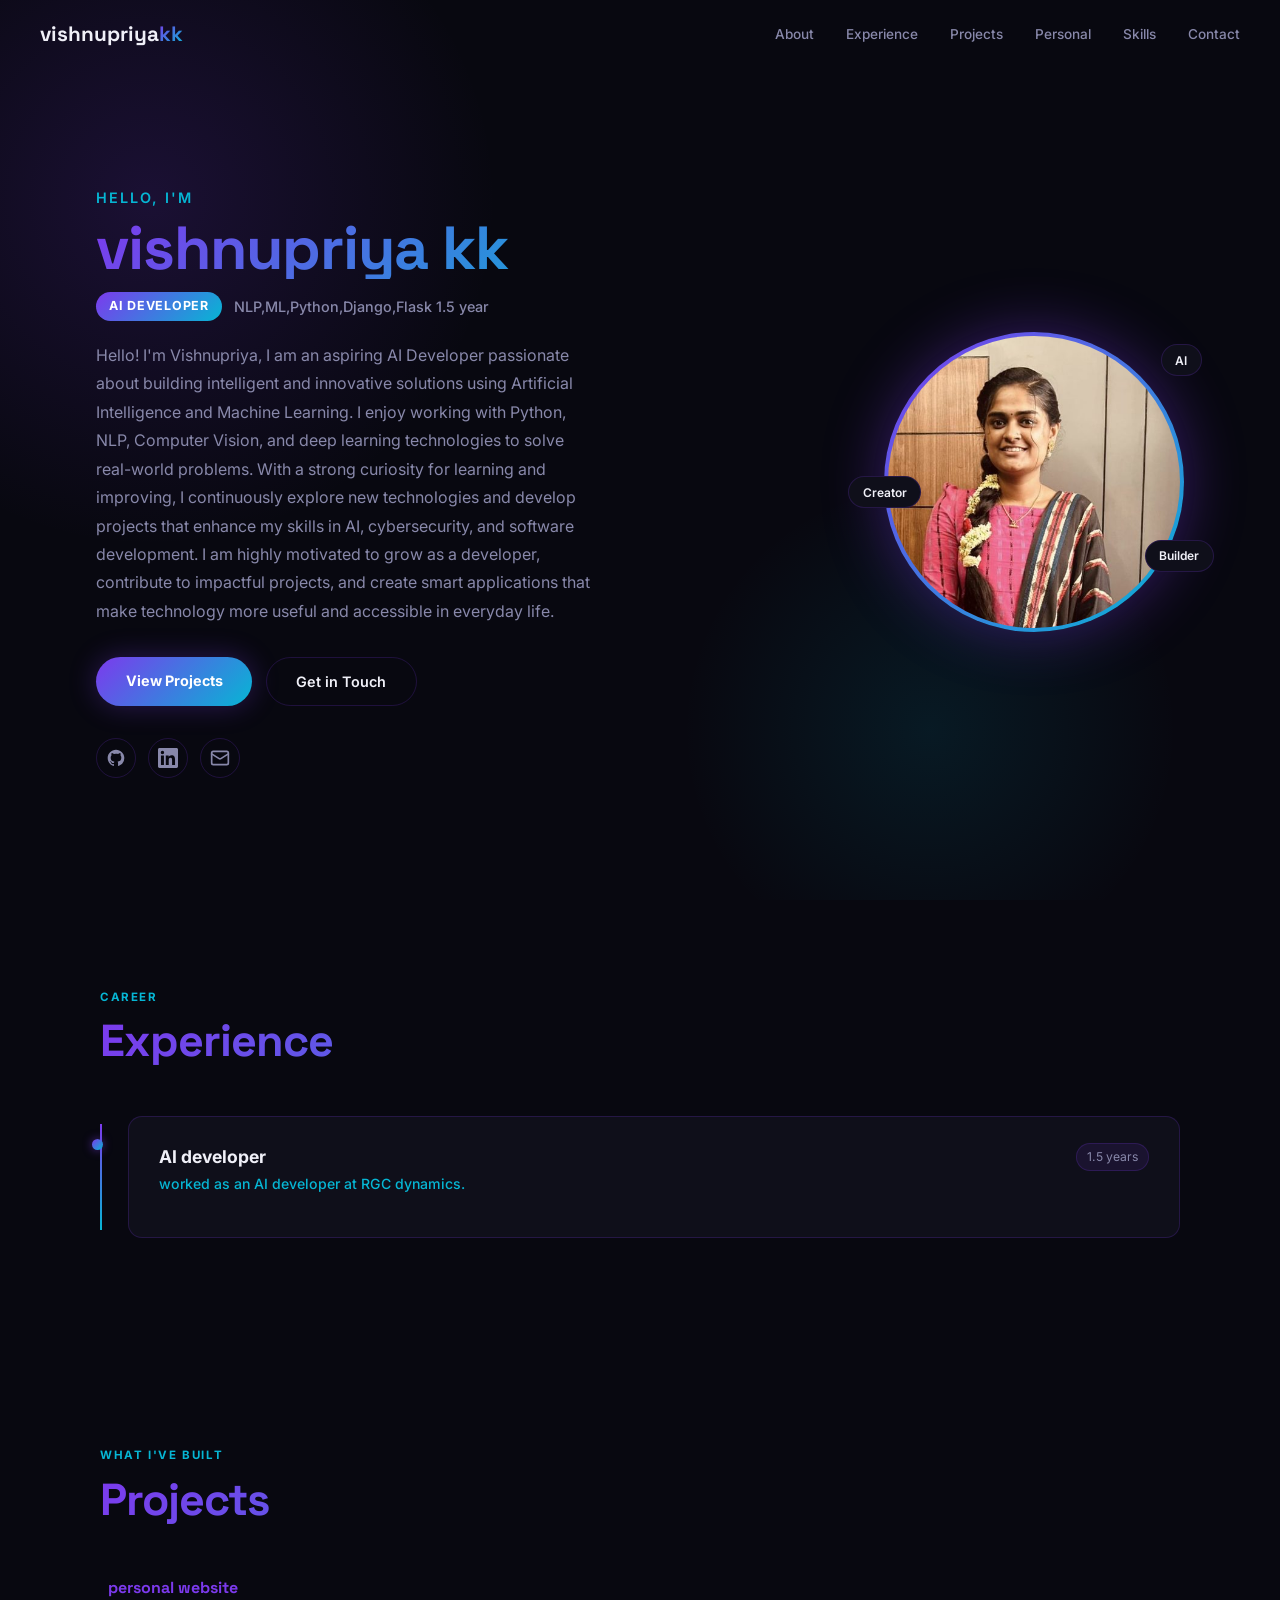
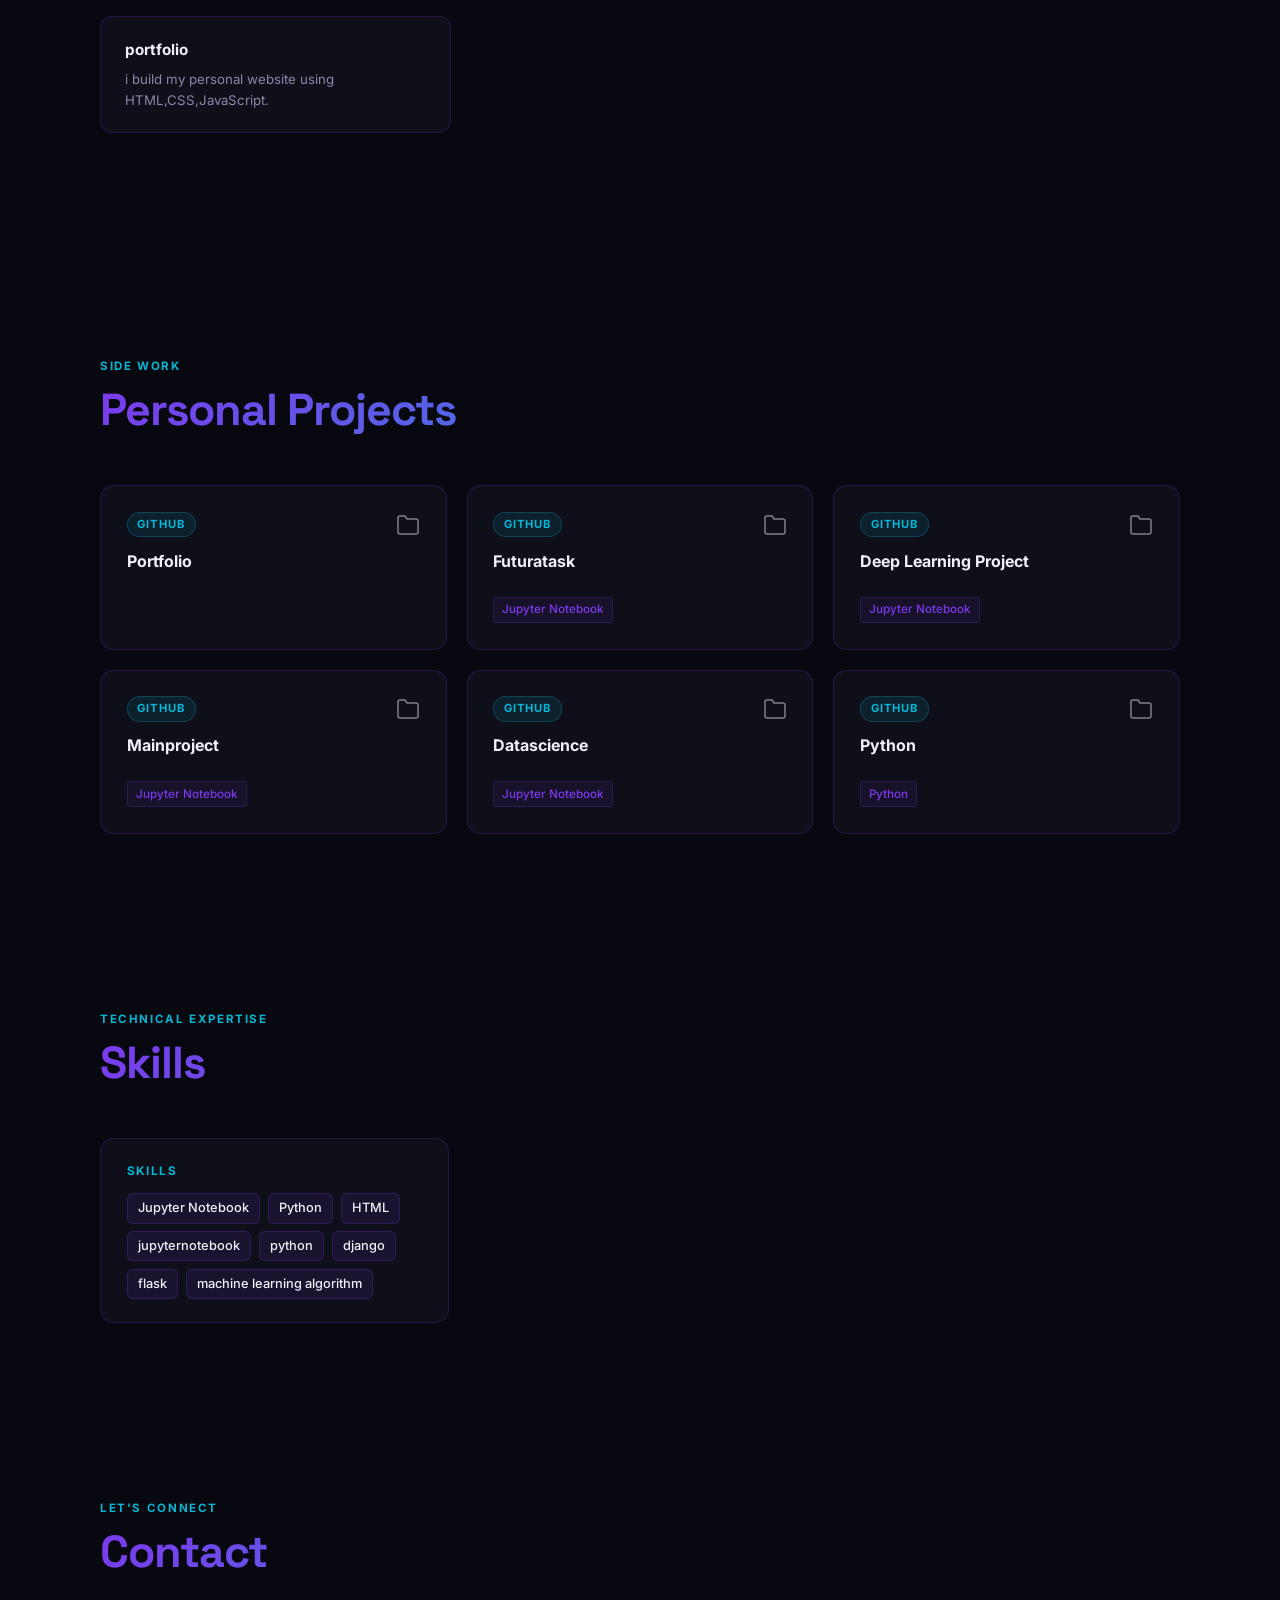
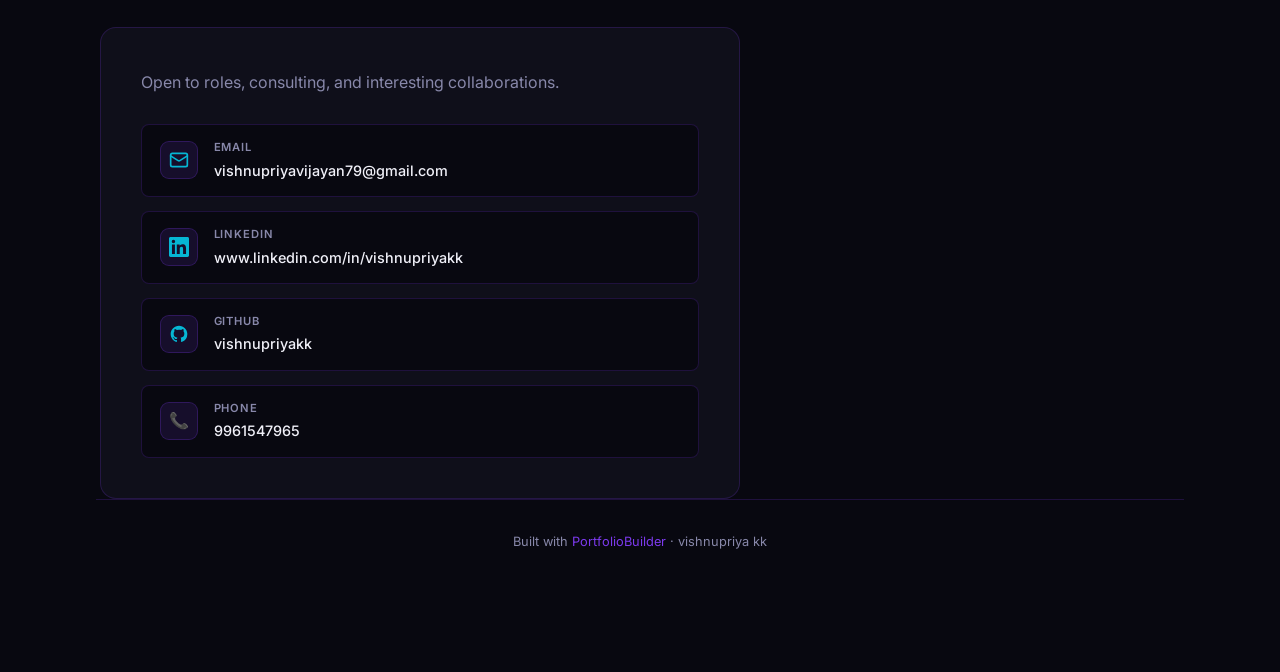
<file: index.html>
<!DOCTYPE html>
<html lang="en">
<head>
<meta charset="UTF-8"/><meta name="viewport" content="width=device-width,initial-scale=1.0"/>
<meta name="description" content="vishnupriya kk — AI Developer"/>
<title>vishnupriya kk | AI Developer</title>
<link rel="preconnect" href="https://fonts.googleapis.com"/>
<link rel="preconnect" href="https://fonts.gstatic.com" crossorigin/>
<link href="https://fonts.googleapis.com/css2?family=Space+Grotesk:wght@300;400;500;600;700;900&family=Inter:wght@300;400;500;600;700;900&display=swap" rel="stylesheet"/>
<link rel="stylesheet" href="style.css"/>
<style>
/* user size overrides */
.hero-name,.sb-name,.gl-name{font-size:3.8rem!important;letter-spacing:-1px!important}
.hero-title,.sb-title,.hero-label{font-size:1.25rem!important}
.summary,.summary-text,.hero-summary,.gl-summary,.bt-summary-text,.hero-string{font-size:1rem!important}
.hero-photo,.sb-photo,.hero-avatar,.gl-photo,.gl-photo-wrap{width:300px!important;height:300px!important}
.blob-frame{width:100%!important}
</style>
<style>html,body{min-height:100vh}::-webkit-scrollbar{display:none}*{scrollbar-width:none;-ms-overflow-style:none}</style>
</head>
<body>
<nav id="nav">
  <a href="#about" class="nav-logo">vishnupriya<span>kk</span></a>
  <ul class="nav-links"><li><a href="#about">About</a></li><li><a href="#experience">Experience</a></li><li><a href="#projects">Projects</a></li><li><a href="#personal">Personal</a></li><li><a href="#skills">Skills</a></li><li><a href="#contact">Contact</a></li></ul>
</nav>

<section class="hero" id="about">
  <div class="glow1"></div><div class="glow2"></div>
  <div class="hero-text">
    <p class="greeting">Hello, I'm</p>
    <h1 class="hero-name">vishnupriya kk</h1>
    <div class="badge-row"><span class="badge">AI Developer</span><span class="subtitle">NLP,ML,Python,Django,Flask  1.5 year </span></div>
    <p class="summary">Hello! I&#39;m Vishnupriya, I am an aspiring AI Developer passionate about building intelligent and innovative solutions using Artificial Intelligence and Machine Learning. I enjoy working with Python, NLP, Computer Vision, and deep learning technologies to solve real-world problems. With a strong curiosity for learning and improving, I continuously explore new technologies and develop projects that enhance my skills in AI, cybersecurity, and software development. I am highly motivated to grow as a developer, contribute to impactful projects, and create smart applications that make technology more useful and accessible in everyday life.</p>
    <div class="cta"><a href="#projects" class="btn-p">View Projects</a><a href="#contact" class="btn-s">Get in Touch</a></div>
    <div class="socials">
      <a href="https://github.com/vishnupriyakk" target="_blank"><svg width="20" height="20" viewBox="0 0 24 24" fill="currentColor"><path d="M12 2C6.477 2 2 6.484 2 12.017c0 4.425 2.865 8.18 6.839 9.504.5.092.682-.217.682-.483 0-.237-.008-.868-.013-1.703-2.782.605-3.369-1.343-3.369-1.343-.454-1.158-1.11-1.466-1.11-1.466-.908-.62.069-.608.069-.608 1.003.07 1.531 1.032 1.531 1.032.892 1.53 2.341 1.088 2.91.832.092-.647.35-1.088.636-1.338-2.22-.253-4.555-1.113-4.555-4.951 0-1.093.39-1.988 1.029-2.688-.103-.253-.446-1.272.098-2.65 0 0 .84-.27 2.75 1.026A9.564 9.564 0 0112 6.844c.85.004 1.705.115 2.504.337 1.909-1.296 2.747-1.027 2.747-1.027.546 1.379.202 2.398.1 2.651.64.7 1.028 1.595 1.028 2.688 0 3.848-2.339 4.695-4.566 4.943.359.309.678.92.678 1.855 0 1.338-.012 2.419-.012 2.747 0 .268.18.58.688.482A10.019 10.019 0 0022 12.017C22 6.484 17.522 2 12 2z"/></svg></a>
      <a href="www.linkedin.com/in/vishnupriyakk" target="_blank"><svg width="20" height="20" viewBox="0 0 24 24" fill="currentColor"><path d="M20.447 20.452h-3.554v-5.569c0-1.328-.027-3.037-1.852-3.037-1.853 0-2.136 1.445-2.136 2.939v5.667H9.351V9h3.414v1.561h.046c.477-.9 1.637-1.85 3.37-1.85 3.601 0 4.267 2.37 4.267 5.455v6.286zM5.337 7.433a2.062 2.062 0 01-2.063-2.065 2.064 2.064 0 112.063 2.065zm1.782 13.019H3.555V9h3.564v11.452zM22.225 0H1.771C.792 0 0 .774 0 1.729v20.542C0 23.227.792 24 1.771 24h20.451C23.2 24 24 23.227 24 22.271V1.729C24 .774 23.2 0 22.222 0h.003z"/></svg></a>
      <a href="mailto:vishnupriyavijayan79@gmail.com"><svg width="20" height="20" viewBox="0 0 24 24" fill="none" stroke="currentColor" stroke-width="2" stroke-linecap="round" stroke-linejoin="round"><rect x="2" y="4" width="20" height="16" rx="2"/><path d="m22 7-8.97 5.7a1.94 1.94 0 0 1-2.06 0L2 7"/></svg></a>
    </div>
  </div>
  <div class="hero-photo">
    <div class="blob-frame"><img src="[data-uri]"  alt="vishnupriya kk"/></div>
    <div class="chip" style="--d:0s;top:4%;right:-6%">AI</div>
    <div class="chip" style="--d:.6s;bottom:20%;right:-10%">Builder</div>
    <div class="chip" style="--d:1.1s;top:48%;left:-12%">Creator</div>
  </div>
</section>

<section id="experience"><div class="container"><p class="sec-label">career</p><h2 class="sec-title">Experience</h2><div class="timeline">
    <div class="tl-item"><div class="tl-dot"></div>
    <div class="exp-card">
      <div class="exp-head">
        <div><div class="exp-role">AI developer</div><div class="exp-co">worked as an AI developer at RGC dynamics.</div></div>
        <span class="exp-period">1.5 years</span>
      </div>
      <ul class="exp-list"></ul>
    </div></div></div></div></section><section id="projects"><div class="container"><p class="sec-label">what I've built</p><h2 class="sec-title">Projects</h2>
    <div class="proj-group">
      <div class="proj-cat" style="color:#7c3aed"><span class="proj-cat-dot" style="background:#7c3aed"></span>personal website</div>
      <div class="proj-grid"><div class="proj-card" onmouseenter="this.style.borderColor='#7c3aed'" onmouseleave="this.style.borderColor=''"><div class="proj-name">portfolio</div><div class="proj-desc">i  build my personal website using HTML,CSS,JavaScript.</div></div></div>
    </div></div></section><section id="personal"><div class="container"><p class="sec-label">side work</p><h2 class="sec-title">Personal Projects</h2><div class="pp-grid">
    <div class="pp-card">
      <div class="pp-top"><span class="pp-status">GitHub</span><svg width="24" height="24" viewBox="0 0 24 24" fill="none" stroke="currentColor" stroke-width="1.5" style="opacity:.5"><path d="M22 19a2 2 0 0 1-2 2H4a2 2 0 0 1-2-2V5a2 2 0 0 1 2-2h5l2 3h9a2 2 0 0 1 2 2z"/></svg></div>
      <div class="pp-title">Portfolio</div>
      <div class="pp-desc"> </div>
      <div class="pp-tags"></div>
    </div>
    <div class="pp-card">
      <div class="pp-top"><span class="pp-status">GitHub</span><svg width="24" height="24" viewBox="0 0 24 24" fill="none" stroke="currentColor" stroke-width="1.5" style="opacity:.5"><path d="M22 19a2 2 0 0 1-2 2H4a2 2 0 0 1-2-2V5a2 2 0 0 1 2-2h5l2 3h9a2 2 0 0 1 2 2z"/></svg></div>
      <div class="pp-title">Futuratask</div>
      <div class="pp-desc"></div>
      <div class="pp-tags"><span class="pp-tag">Jupyter Notebook</span></div>
    </div>
    <div class="pp-card">
      <div class="pp-top"><span class="pp-status">GitHub</span><svg width="24" height="24" viewBox="0 0 24 24" fill="none" stroke="currentColor" stroke-width="1.5" style="opacity:.5"><path d="M22 19a2 2 0 0 1-2 2H4a2 2 0 0 1-2-2V5a2 2 0 0 1 2-2h5l2 3h9a2 2 0 0 1 2 2z"/></svg></div>
      <div class="pp-title">Deep Learning Project</div>
      <div class="pp-desc"></div>
      <div class="pp-tags"><span class="pp-tag">Jupyter Notebook</span></div>
    </div>
    <div class="pp-card">
      <div class="pp-top"><span class="pp-status">GitHub</span><svg width="24" height="24" viewBox="0 0 24 24" fill="none" stroke="currentColor" stroke-width="1.5" style="opacity:.5"><path d="M22 19a2 2 0 0 1-2 2H4a2 2 0 0 1-2-2V5a2 2 0 0 1 2-2h5l2 3h9a2 2 0 0 1 2 2z"/></svg></div>
      <div class="pp-title">Mainproject</div>
      <div class="pp-desc"></div>
      <div class="pp-tags"><span class="pp-tag">Jupyter Notebook</span></div>
    </div>
    <div class="pp-card">
      <div class="pp-top"><span class="pp-status">GitHub</span><svg width="24" height="24" viewBox="0 0 24 24" fill="none" stroke="currentColor" stroke-width="1.5" style="opacity:.5"><path d="M22 19a2 2 0 0 1-2 2H4a2 2 0 0 1-2-2V5a2 2 0 0 1 2-2h5l2 3h9a2 2 0 0 1 2 2z"/></svg></div>
      <div class="pp-title">Datascience</div>
      <div class="pp-desc"></div>
      <div class="pp-tags"><span class="pp-tag">Jupyter Notebook</span></div>
    </div>
    <div class="pp-card">
      <div class="pp-top"><span class="pp-status">GitHub</span><svg width="24" height="24" viewBox="0 0 24 24" fill="none" stroke="currentColor" stroke-width="1.5" style="opacity:.5"><path d="M22 19a2 2 0 0 1-2 2H4a2 2 0 0 1-2-2V5a2 2 0 0 1 2-2h5l2 3h9a2 2 0 0 1 2 2z"/></svg></div>
      <div class="pp-title">Python</div>
      <div class="pp-desc"></div>
      <div class="pp-tags"><span class="pp-tag">Python</span></div>
    </div></div></div></section><section id="skills"><div class="container"><p class="sec-label">technical expertise</p><h2 class="sec-title">Skills</h2><div class="skills-grid">
    <div class="sk-group"><div class="sk-label">Skills</div>
    <div class="sk-tags"><span class="sk-tag">Jupyter Notebook</span><span class="sk-tag">Python</span><span class="sk-tag">HTML</span><span class="sk-tag">jupyternotebook</span><span class="sk-tag">python</span><span class="sk-tag">django</span><span class="sk-tag">flask</span><span class="sk-tag">machine learning algorithm</span></div></div></div></div></section>

<section id="contact"><div class="container">
  <p class="sec-label">let's connect</p><h2 class="sec-title">Contact</h2>
  <div class="contact-box">
    <p class="contact-lead">Open to roles, consulting, and interesting collaborations.</p>
    <div class="contact-list">
      <a href="mailto:vishnupriyavijayan79@gmail.com" class="c-link"><span class="c-icon"><svg width="20" height="20" viewBox="0 0 24 24" fill="none" stroke="currentColor" stroke-width="2" stroke-linecap="round" stroke-linejoin="round"><rect x="2" y="4" width="20" height="16" rx="2"/><path d="m22 7-8.97 5.7a1.94 1.94 0 0 1-2.06 0L2 7"/></svg></span><div><div class="c-lbl">Email</div><div class="c-val">vishnupriyavijayan79@gmail.com</div></div></a>
      <a href="www.linkedin.com/in/vishnupriyakk" target="_blank" class="c-link"><span class="c-icon"><svg width="20" height="20" viewBox="0 0 24 24" fill="currentColor"><path d="M20.447 20.452h-3.554v-5.569c0-1.328-.027-3.037-1.852-3.037-1.853 0-2.136 1.445-2.136 2.939v5.667H9.351V9h3.414v1.561h.046c.477-.9 1.637-1.85 3.37-1.85 3.601 0 4.267 2.37 4.267 5.455v6.286zM5.337 7.433a2.062 2.062 0 01-2.063-2.065 2.064 2.064 0 112.063 2.065zm1.782 13.019H3.555V9h3.564v11.452zM22.225 0H1.771C.792 0 0 .774 0 1.729v20.542C0 23.227.792 24 1.771 24h20.451C23.2 24 24 23.227 24 22.271V1.729C24 .774 23.2 0 22.222 0h.003z"/></svg></span><div><div class="c-lbl">LinkedIn</div><div class="c-val">www.linkedin.com/in/vishnupriyakk</div></div></a>
      <a href="https://github.com/vishnupriyakk" target="_blank" class="c-link"><span class="c-icon"><svg width="20" height="20" viewBox="0 0 24 24" fill="currentColor"><path d="M12 2C6.477 2 2 6.484 2 12.017c0 4.425 2.865 8.18 6.839 9.504.5.092.682-.217.682-.483 0-.237-.008-.868-.013-1.703-2.782.605-3.369-1.343-3.369-1.343-.454-1.158-1.11-1.466-1.11-1.466-.908-.62.069-.608.069-.608 1.003.07 1.531 1.032 1.531 1.032.892 1.53 2.341 1.088 2.91.832.092-.647.35-1.088.636-1.338-2.22-.253-4.555-1.113-4.555-4.951 0-1.093.39-1.988 1.029-2.688-.103-.253-.446-1.272.098-2.65 0 0 .84-.27 2.75 1.026A9.564 9.564 0 0112 6.844c.85.004 1.705.115 2.504.337 1.909-1.296 2.747-1.027 2.747-1.027.546 1.379.202 2.398.1 2.651.64.7 1.028 1.595 1.028 2.688 0 3.848-2.339 4.695-4.566 4.943.359.309.678.92.678 1.855 0 1.338-.012 2.419-.012 2.747 0 .268.18.58.688.482A10.019 10.019 0 0022 12.017C22 6.484 17.522 2 12 2z"/></svg></span><div><div class="c-lbl">GitHub</div><div class="c-val">vishnupriyakk</div></div></a>
      <div class="c-link" style="cursor:default"><span class="c-icon">📞</span><div><div class="c-lbl">Phone</div><div class="c-val">9961547965</div></div></div>
    </div>
  </div>
</div>
<footer>Built with <a href="https://portfoliobuilder.app" style="color:var(--accent)">PortfolioBuilder</a> · vishnupriya kk</footer>
</section>

<script>const nav=document.getElementById('nav');window.addEventListener('scroll',()=>nav.classList.toggle('scrolled',scrollY>40))</script><script>
// Smooth scroll for anchor links
document.addEventListener('click',function(e){
  var a=e.target.closest('a[href^="#"]');
  if(!a)return;
  var id=a.getAttribute('href').slice(1);
  var el=document.getElementById(id);
  if(el){e.preventDefault();el.scrollIntoView({behavior:'smooth'});}
});

// Click-to-edit: only active inside builder iframe
if(window.self!==window.top){(function(){
  var TAB={about:'hero',experience:'experience',projects:'projects',personal:'personal',skills:'skills',contact:'hero'};
  var LABEL={hero:'👤 Edit Profile',experience:'💼 Edit Experience',projects:'📁 Edit Projects',personal:'⚡ Edit Personal Projects',skills:'🛠 Edit Skills',custom:'✚ Edit Section'};

  Object.keys(TAB).forEach(function(id){var el=document.getElementById(id);if(el)el.dataset.edit=TAB[id];});
  document.querySelectorAll('[id^="custom-"]').forEach(function(el){el.dataset.edit='custom';});
  var nav=document.querySelector('nav');if(nav)nav.dataset.edit='hero';

  var s=document.createElement('style');
  s.textContent='[data-edit]{cursor:pointer!important;transition:outline .12s!important}[data-edit]:hover{outline:2px dashed rgba(124,58,237,.65)!important;outline-offset:5px!important;border-radius:4px!important}';
  document.head.appendChild(s);

  var tip=document.createElement('div');
  tip.style.cssText='position:fixed;left:0;top:0;background:#7c3aed;color:#fff;padding:5px 13px;border-radius:8px;font:700 12px/1.4 system-ui,sans-serif;pointer-events:none;opacity:0;transition:opacity .15s;z-index:99999;white-space:nowrap;box-shadow:0 4px 14px rgba(0,0,0,.35);letter-spacing:.02em';
  document.body.appendChild(tip);

  var _cur=null;
  document.addEventListener('mouseover',function(e){
    var el=e.target.closest('[data-edit]');
    if(el===_cur)return;
    _cur=el;
    if(!el){tip.style.opacity='0';return;}
    tip.textContent=LABEL[el.dataset.edit]||'✏ Edit';
    tip.style.opacity='1';
  });
  document.addEventListener('mousemove',function(e){
    tip.style.transform='translate('+(e.clientX+14)+'px,'+(e.clientY-38)+'px)';
  });
  document.addEventListener('mouseleave',function(){tip.style.opacity='0';_cur=null;});

  document.addEventListener('dblclick',function(e){
    if(e.target.closest('a[href^="#"]'))return;
    var el=e.target.closest('[data-edit]');
    var tab=el?el.dataset.edit:null;
    if(!tab){var sec=e.target.closest('section,.hero');if(sec)tab=TAB[sec.id]||null;}
    if(!tab)return;
    e.preventDefault();e.stopPropagation();
    window.parent.postMessage({type:'navigate',tab:tab},'*');
  },true);

  var _lastTap=0,_lastTarget=null;
  document.addEventListener('touchend',function(e){
    var now=Date.now();
    var el=e.target.closest('[data-edit]')||e.target.closest('section,.hero');
    if(el&&el===_lastTarget&&now-_lastTap<350){
      var tab=el.dataset.edit||(el.id?TAB[el.id]:null);
      if(tab){e.preventDefault();window.parent.postMessage({type:'navigate',tab:tab},'*');}
      _lastTap=0;_lastTarget=null;
    } else {
      _lastTap=now;_lastTarget=el;
    }
  },true);
})();}
</script></body>
</html>
</file>
<file: style.css>
*,*::before,*::after{box-sizing:border-box;margin:0;padding:0}
:root{--bg:#080810;--bg-card:#0f0f1a;--accent:#7c3aed;--accent2:#06b6d4;--text:#f0f0f8;--text-muted:#8888aa;--border:rgba(124,58,237,0.2);--bg:#080810;--bg-card:#0f0f1a;--accent:#7c3aed;--accent2:#06b6d4;--text:#f0f0f8;--text-muted:#8888aa;--border:rgba(124,58,237,0.2)}
html{scroll-behavior:smooth}
body{background:var(--bg);color:var(--text);font-family:'Inter',sans-serif;line-height:1.6;overflow-x:hidden}
h1,h2,h3,h4{font-family:'Space Grotesk',sans-serif;line-height:1.2}
a{color:inherit;text-decoration:none}
::selection{background:var(--accent);color:#fff}
::-webkit-scrollbar{width:5px}::-webkit-scrollbar-thumb{background:var(--accent);border-radius:3px}

nav{position:fixed;top:0;left:0;right:0;z-index:100;display:flex;align-items:center;justify-content:space-between;padding:1.1rem 2.5rem;transition:background .3s,box-shadow .3s}
nav.scrolled{background:rgba(8,8,16,.88);backdrop-filter:blur(14px);box-shadow:0 1px 0 var(--border)}
.nav-logo{font-size:1.3rem;font-weight:700;font-family:'Space Grotesk',sans-serif}
.nav-logo span{background:linear-gradient(135deg,var(--accent),var(--accent2));-webkit-background-clip:text;-webkit-text-fill-color:transparent}
.nav-links{display:flex;gap:2rem;list-style:none}
.nav-links a{font-size:.85rem;font-weight:500;color:var(--text-muted);transition:color .2s}
.nav-links a:hover{color:var(--text)}

.hero{min-height:100vh;display:flex;align-items:center;justify-content:space-between;gap:3rem;padding:8rem 6rem 4rem;position:relative;overflow:hidden}
.glow1{position:absolute;width:700px;height:700px;border-radius:50%;background:radial-gradient(circle,rgba(var(--glow1,124,58,237),.16) 0%,transparent 70%);top:-150px;left:-200px;pointer-events:none}
.glow2{position:absolute;width:500px;height:500px;border-radius:50%;background:radial-gradient(circle,rgba(var(--glow2,6,182,212),.1) 0%,transparent 70%);bottom:-80px;right:100px;pointer-events:none}
.hero-text{flex:1;max-width:580px;position:relative;z-index:1}
.greeting{font-size:.9rem;letter-spacing:.14em;text-transform:uppercase;color:var(--accent2);font-weight:600;margin-bottom:.6rem}
.hero-name{font-size:clamp(2.8rem,5.5vw,4.8rem);font-weight:900;letter-spacing:-2px;background:linear-gradient(135deg,var(--accent),var(--accent2));-webkit-background-clip:text;-webkit-text-fill-color:transparent;margin-bottom:.8rem;line-height:1}
.badge-row{display:flex;align-items:center;gap:.75rem;flex-wrap:wrap;margin-bottom:1.25rem}
.badge{background:linear-gradient(135deg,var(--accent),var(--accent2));color:#fff;font-size:.78rem;font-weight:700;padding:.28rem .8rem;border-radius:999px;letter-spacing:.06em;text-transform:uppercase}
.subtitle{color:var(--text-muted);font-size:.9rem;font-weight:500}
.summary{color:var(--text-muted);font-size:1rem;line-height:1.78;margin-bottom:2rem;max-width:500px}
.cta{display:flex;gap:.85rem;flex-wrap:wrap;margin-bottom:2rem}
.btn-p{background:linear-gradient(135deg,var(--accent),var(--accent2));color:#fff;font-weight:700;font-size:.9rem;padding:.75rem 1.85rem;border-radius:999px;box-shadow:0 0 28px rgba(124,58,237,.3);transition:opacity .2s,transform .2s;display:inline-block}
.btn-p:hover{opacity:.86;transform:translateY(-2px)}
.btn-s{color:var(--text);font-weight:600;font-size:.9rem;padding:.75rem 1.85rem;border-radius:999px;border:1.5px solid var(--border);transition:border-color .2s,transform .2s;display:inline-block}
.btn-s:hover{border-color:var(--accent);transform:translateY(-2px)}
.socials{display:flex;gap:.75rem}
.socials a{display:flex;align-items:center;justify-content:center;width:40px;height:40px;border-radius:50%;border:1.5px solid var(--border);color:var(--text-muted);transition:color .2s,border-color .2s,transform .2s}
.socials a:hover{color:var(--text);border-color:var(--accent);transform:translateY(-3px)}

.hero-photo{position:relative;width:320px;height:320px;flex-shrink:0}
.blob-frame{width:100%;height:100%;border-radius:50%;padding:4px;background:linear-gradient(135deg,var(--accent),var(--accent2));box-shadow:0 0 60px color-mix(in srgb, var(--accent) 40%, transparent)}
.blob-frame img{width:100%;height:100%;object-fit:cover;object-position:top center;border-radius:50%}
.chip{position:absolute;background:var(--bg-card);border:1px solid var(--border);padding:.35rem .85rem;border-radius:999px;font-size:.75rem;font-weight:600;white-space:nowrap;animation:float 3s ease-in-out infinite;animation-delay:var(--d,0s)}
@keyframes float{0%,100%{transform:translateY(0)}50%{transform:translateY(-8px)}}

section{padding:5.5rem 6rem}
.container{max-width:1080px;margin:0 auto}
.sec-label{font-size:.72rem;font-weight:700;text-transform:uppercase;letter-spacing:.14em;color:var(--accent2);margin-bottom:.5rem}
.sec-title{font-size:clamp(1.8rem,3.5vw,2.8rem);font-weight:900;letter-spacing:-1px;background:linear-gradient(135deg,var(--accent),var(--accent2));-webkit-background-clip:text;-webkit-text-fill-color:transparent;margin-bottom:3rem}

.timeline{position:relative;padding-left:1.75rem}
.timeline::before{content:'';position:absolute;left:0;top:8px;bottom:8px;width:2px;background:linear-gradient(to bottom,var(--accent),var(--accent2))}
.tl-item{position:relative;margin-bottom:2rem}
.tl-dot{position:absolute;left:-2.25rem;top:1.4rem;width:11px;height:11px;border-radius:50%;background:linear-gradient(135deg,var(--accent),var(--accent2));box-shadow:0 0 10px color-mix(in srgb, var(--accent) 60%, transparent)}
.exp-card{background:var(--bg-card);border:1px solid var(--border);border-radius:14px;padding:1.6rem 1.85rem;transition:border-color .2s,transform .2s}
.exp-card:hover{border-color:color-mix(in srgb, var(--accent) 50%, transparent);transform:translateX(4px)}
.exp-head{display:flex;align-items:flex-start;justify-content:space-between;gap:1rem;flex-wrap:wrap;margin-bottom:1rem}
.exp-role{font-size:1.1rem;font-weight:700;margin-bottom:.15rem}
.exp-co{color:var(--accent2);font-weight:500;font-size:.88rem}
.exp-period{font-size:.76rem;color:var(--text-muted);background:rgba(124,58,237,.1);border:1px solid var(--border);padding:.2rem .65rem;border-radius:999px;white-space:nowrap}
.exp-list{list-style:none;display:flex;flex-direction:column;gap:.5rem}
.exp-list li{color:var(--text-muted);font-size:.9rem;line-height:1.65;padding-left:1rem;position:relative}
.exp-list li::before{content:'▸';position:absolute;left:0;color:var(--accent);font-size:.7rem;top:.18rem}

.proj-group{margin-bottom:3rem}
.proj-cat{display:flex;align-items:center;gap:.5rem;font-weight:700;font-size:1rem;margin-bottom:1rem;font-family:'Space Grotesk',sans-serif}
.proj-dot{width:9px;height:9px;border-radius:50%}
.proj-grid{display:grid;grid-template-columns:repeat(auto-fill,minmax(260px,1fr));gap:.85rem}
.proj-card{background:var(--bg-card);border:1px solid var(--border);border-radius:12px;padding:1.3rem 1.5rem;transition:transform .2s,box-shadow .2s}
.proj-card:hover{transform:translateY(-4px);box-shadow:0 8px 28px rgba(0,0,0,.3)}
.proj-name{font-size:.95rem;font-weight:700;margin-bottom:.4rem}
.proj-desc{font-size:.83rem;color:var(--text-muted);line-height:1.6}

.pp-grid{display:grid;grid-template-columns:repeat(auto-fill,minmax(300px,1fr));gap:1.25rem}
.pp-card{background:var(--bg-card);border:1px solid var(--border);border-radius:14px;padding:1.6rem;display:flex;flex-direction:column;gap:.7rem;transition:border-color .2s,transform .25s}
.pp-card:hover{border-color:color-mix(in srgb, var(--accent) 50%, transparent);transform:translateY(-5px)}
.pp-top{display:flex;justify-content:space-between;align-items:center}
.pp-status{font-size:.7rem;font-weight:700;text-transform:uppercase;letter-spacing:.1em;color:var(--accent2);background:rgba(6,182,212,.1);border:1px solid rgba(6,182,212,.25);padding:.18rem .6rem;border-radius:999px}
.pp-title{font-size:1rem;font-weight:700}
.pp-desc{font-size:.85rem;color:var(--text-muted);line-height:1.65;flex:1}
.pp-tags{display:flex;flex-wrap:wrap;gap:.35rem}
.pp-tag{font-size:.73rem;font-weight:500;color:var(--accent);background:rgba(124,58,237,.08);border:1px solid rgba(124,58,237,.2);padding:.18rem .5rem;border-radius:4px}

.skills-grid{display:grid;grid-template-columns:repeat(auto-fill,minmax(280px,1fr));gap:1rem}
.sk-group{background:var(--bg-card);border:1px solid var(--border);border-radius:14px;padding:1.4rem 1.6rem;transition:border-color .2s}
.sk-group:hover{border-color:color-mix(in srgb, var(--accent) 40%, transparent)}
.sk-label{font-size:.74rem;font-weight:700;text-transform:uppercase;letter-spacing:.12em;color:var(--accent2);margin-bottom:.8rem}
.sk-tags{display:flex;flex-wrap:wrap;gap:.45rem}
.sk-tag{font-size:.8rem;font-weight:500;color:var(--text);background:rgba(124,58,237,.1);border:1px solid rgba(124,58,237,.22);padding:.25rem .65rem;border-radius:6px}

.contact-box{background:var(--bg-card);border:1px solid var(--border);border-radius:16px;padding:2.5rem;max-width:640px}
.contact-lead{color:var(--text-muted);font-size:1rem;line-height:1.75;margin-bottom:1.75rem}
.contact-list{display:flex;flex-direction:column;gap:.85rem}
.c-link{display:flex;align-items:center;gap:1rem;padding:.9rem 1.1rem;border:1px solid var(--border);border-radius:8px;background:var(--bg);transition:border-color .2s,transform .2s}
.c-link:hover{border-color:var(--accent);transform:translateX(4px)}
.c-icon{width:38px;height:38px;border-radius:9px;background:rgba(124,58,237,.12);border:1px solid rgba(124,58,237,.25);display:flex;align-items:center;justify-content:center;color:var(--accent2);flex-shrink:0}
.c-lbl{font-size:.7rem;text-transform:uppercase;letter-spacing:.08em;color:var(--text-muted);font-weight:600;margin-bottom:.1rem}
.c-val{font-size:.9rem;font-weight:500}
footer{text-align:center;padding:2rem;color:var(--text-muted);font-size:.8rem;border-top:1px solid var(--border)}

.custom-text{color:var(--text-muted);font-size:.95rem;line-height:1.8;max-width:800px;white-space:pre-wrap}
.custom-cards{display:grid;grid-template-columns:repeat(auto-fill,minmax(260px,1fr));gap:.85rem}

@media(max-width:920px){.hero{flex-direction:column;padding:7rem 2rem 4rem;text-align:center}.cta,.socials,.badge-row{justify-content:center}.hero-photo{width:240px;height:240px}section{padding:4rem 1.5rem}}
@media(max-width:640px){.nav-links{display:none}}
@media(max-width:480px){.hero{padding:5.5rem 1.25rem 3rem}.hero-name{font-size:clamp(1.6rem,9vw,2.6rem);letter-spacing:-1px;word-break:break-word;overflow-wrap:anywhere}.sec-title{font-size:clamp(1.3rem,7vw,1.8rem)}section{padding:3rem 1.25rem}}
</file>
